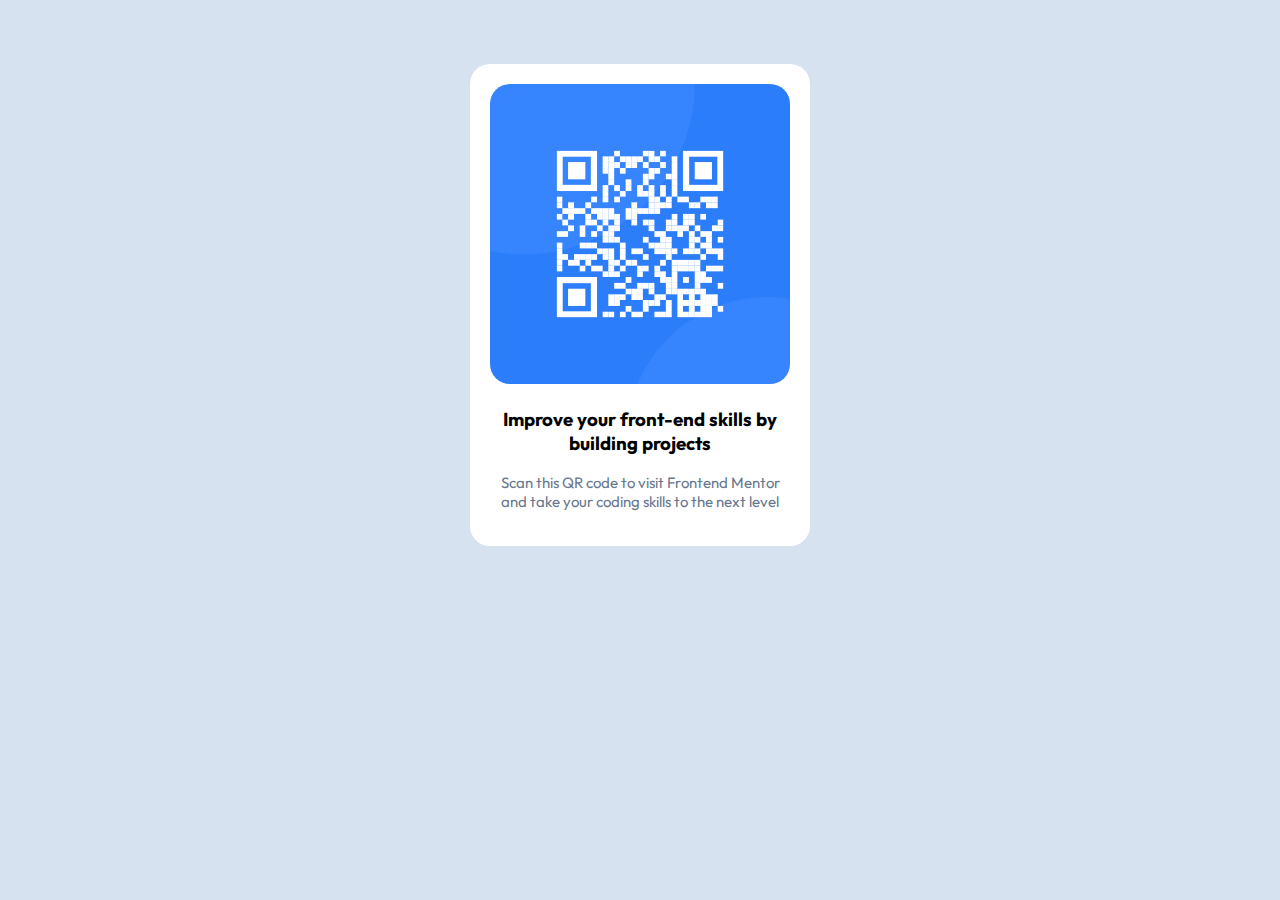
<file: proyectoQR/index.html>
<!DOCTYPE html>
<html lang="es">
<head>
    <meta charset="UTF-8">
    <meta name="viewport" content="width=device-width, initial-scale=1.0">
    <link rel="stylesheet" href="./css/styles.css">
    <link rel="preconnect" href="https://fonts.googleapis.com">
    <link rel="preconnect" href="https://fonts.gstatic.com" crossorigin>
    <link href="https://fonts.googleapis.com/css2?family=Outfit:wght@100..900&display=swap" rel="stylesheet">

    <title>Tarjeta QR</title>
</head>
<body>
    <div id="container">
        <img class="img" src="../qr-code-component-main/images/image-qr-code.png" alt="QR">

        <h3 id="titulo">Improve your front-end skills by building projects</h3>
        <p id="parrafo">Scan this QR code to visit Frontend Mentor and take your coding skills to the next level</p>
    </div>
    
</body>
</html>
</file>
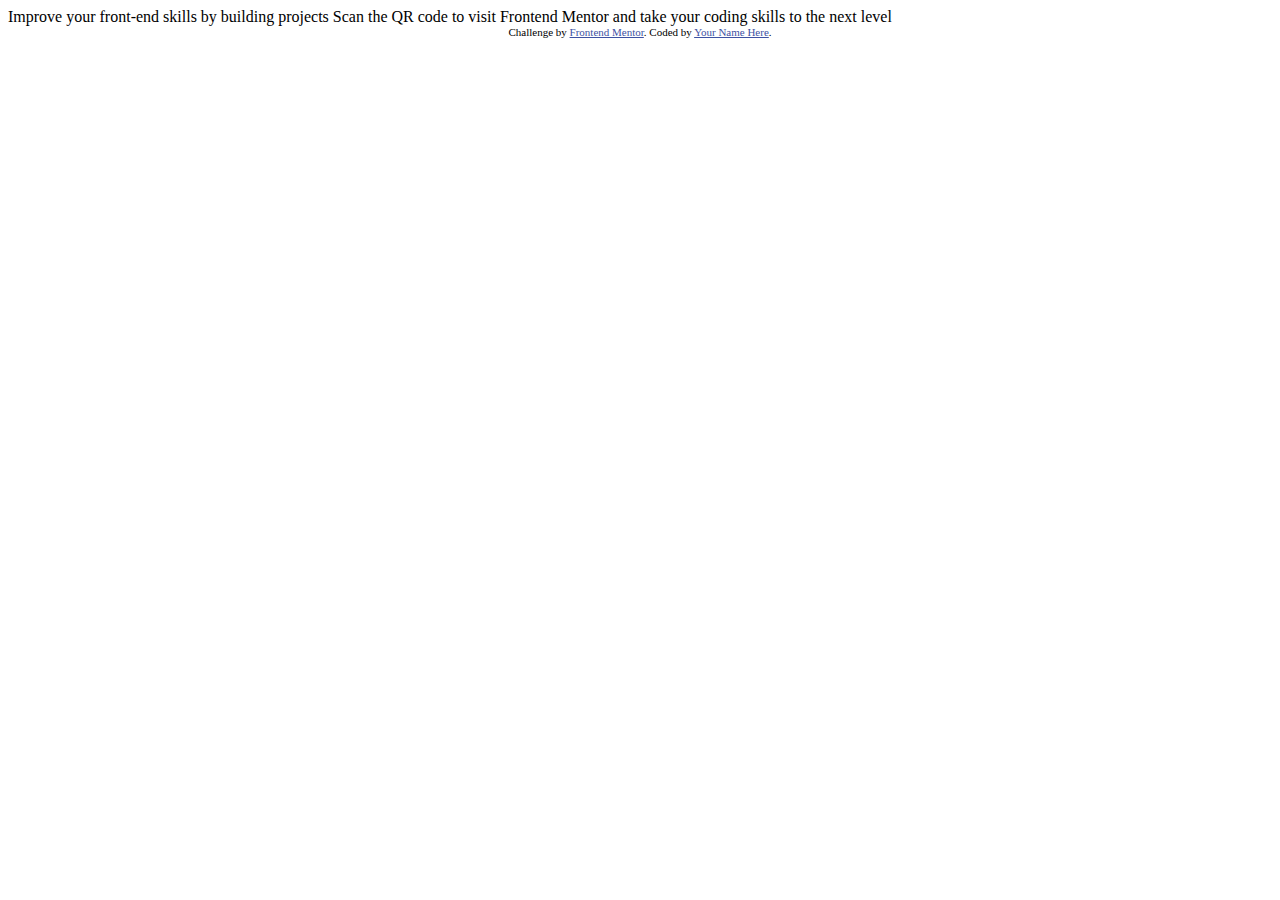
<file: qr-code-component-main/index.html>
<!DOCTYPE html>
<html lang="en">
<head>
  <meta charset="UTF-8">
  <meta name="viewport" content="width=device-width, initial-scale=1.0"> <!-- displays site properly based on user's device -->

  <link rel="icon" type="image/png" sizes="32x32" href="./images/favicon-32x32.png">
  
  <title>Frontend Mentor | QR code component</title>

  <!-- Feel free to remove these styles or customise in your own stylesheet 👍 -->
  <style>
    .attribution { font-size: 11px; text-align: center; }
    .attribution a { color: hsl(228, 45%, 44%); }
  </style>
</head>
<body>

  Improve your front-end skills by building projects

  Scan the QR code to visit Frontend Mentor and take your coding skills to the next level
  
  <div class="attribution">
    Challenge by <a href="https://www.frontendmentor.io?ref=challenge" target="_blank">Frontend Mentor</a>. 
    Coded by <a href="#">Your Name Here</a>.
  </div>
</body>
</html>
</file>
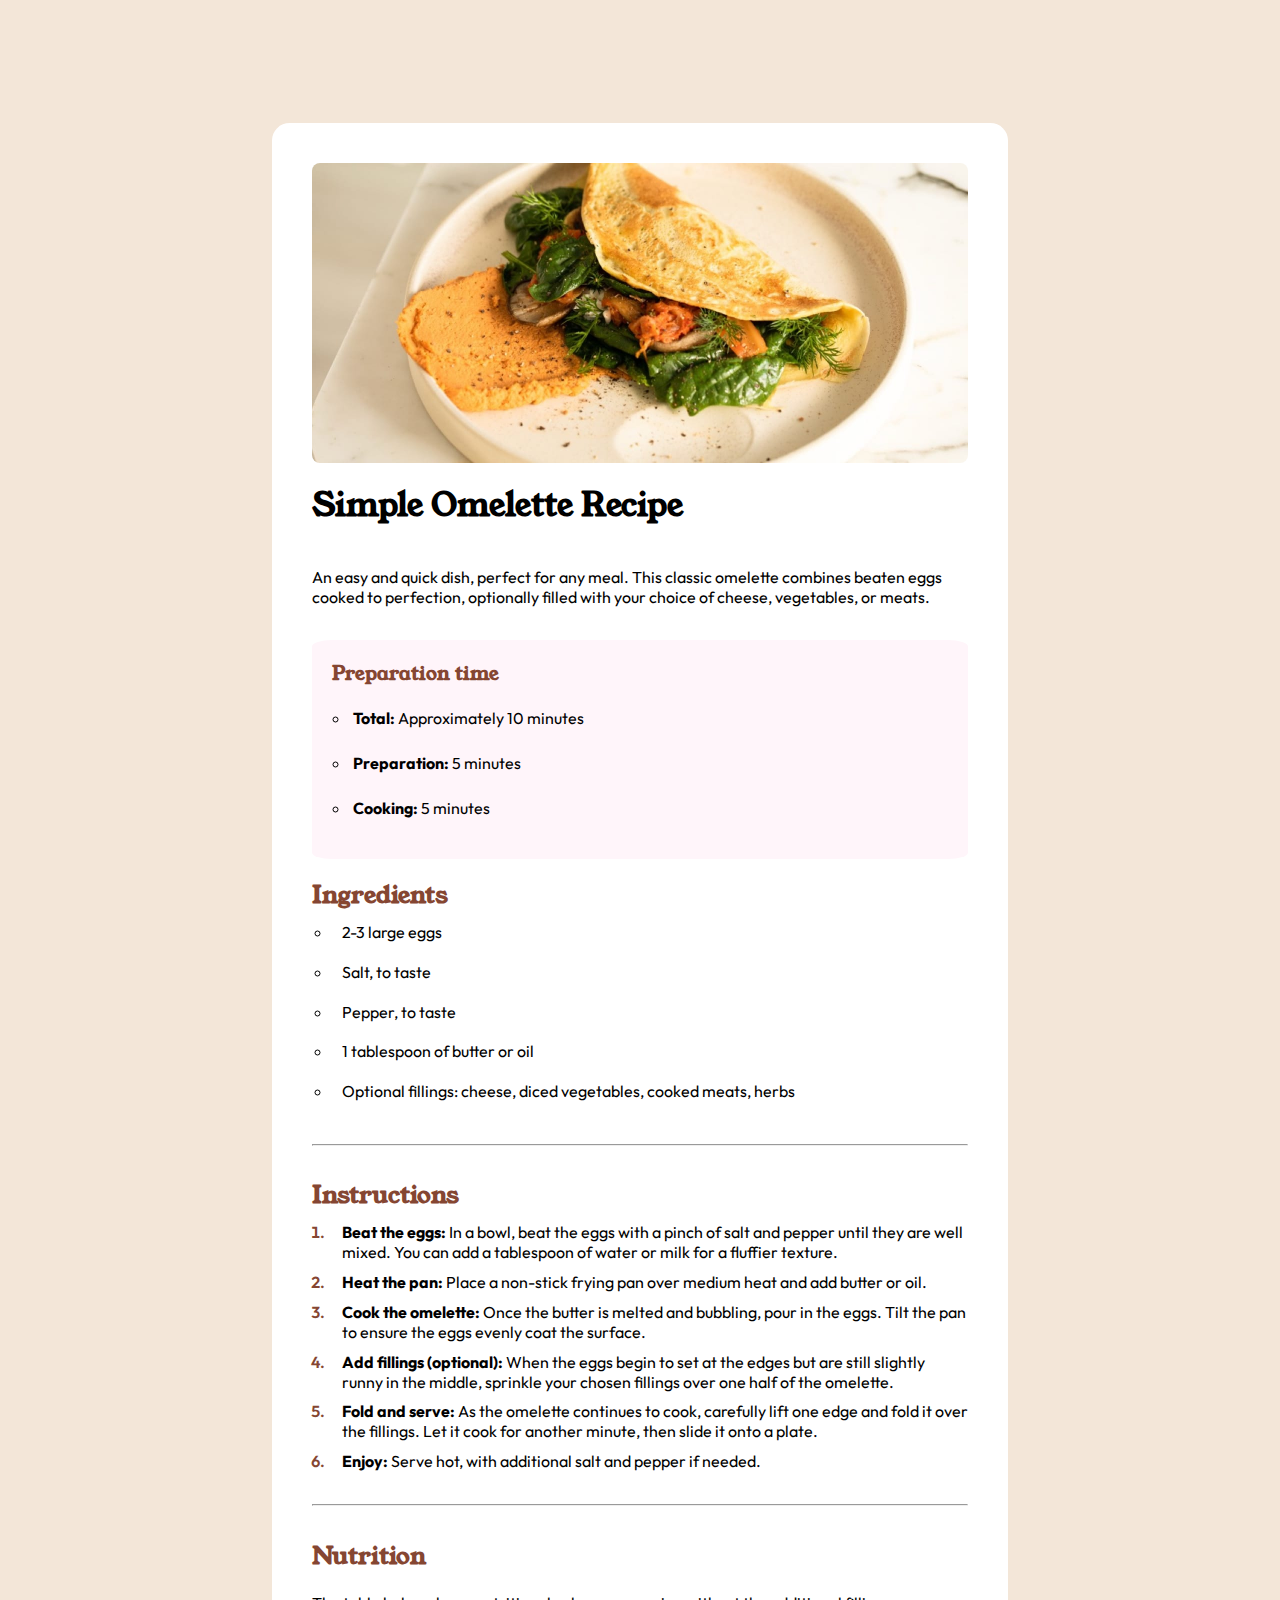
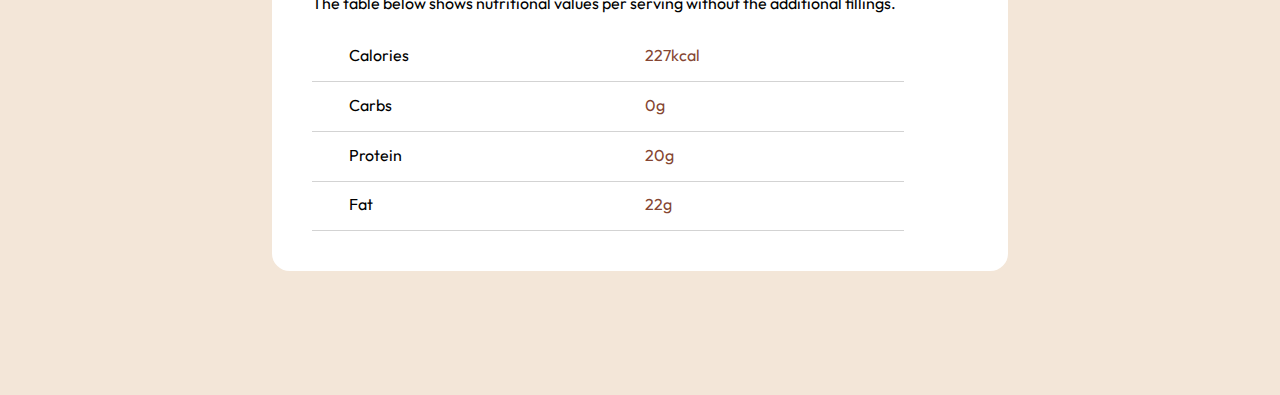
<file: recipe-page-main/index.html>
<!DOCTYPE html>
<html lang="en">
<head>
  <meta charset="UTF-8">
  <meta name="viewport" content="width=device-width, initial-scale=1.0"> <!-- displays site properly based on user's device -->

  <link rel="icon" type="image/png" sizes="32x32" href="./assets/images/favicon-32x32.png">
  <link rel="stylesheet" href="./css/styles.css">
  <link rel="preconnect" href="https://fonts.googleapis.com">
  <link rel="preconnect" href="https://fonts.gstatic.com" crossorigin>
  <link href="https://fonts.googleapis.com/css2?family=Young+Serif&display=swap" rel="stylesheet">

  <link rel="preconnect" href="https://fonts.googleapis.com">
  <link rel="preconnect" href="https://fonts.gstatic.com" crossorigin>
  <link href="https://fonts.googleapis.com/css2?family=Outfit:wght@100..900&display=swap" rel="stylesheet">
  <title>Frontend Mentor | Recipe page</title>

</head>
<body>

    <main class="container">
      <img src="./assets//images/image-omelette.jpeg" alt="Omelette">
      <h1 class="title">Simple Omelette Recipe</h1>
      <p class="description">An easy and quick dish, perfect for any meal. This classic omelette combines beaten eggs cooked 
        to perfection, optionally filled with your choice of cheese, vegetables, or meats.</p>

    <div id="preparation">
      <h3 class="title-preparation">Preparation time</h3>
      <ul>
        <li><strong>Total:</strong> Approximately 10 minutes</li>
        <li><strong>Preparation:</strong> 5 minutes</li>
        <li><strong>Cooking:</strong> 5 minutes</li>
      </ul>
    </div>

    <div id="ingredients">
      <h2 class="title-ingredients">Ingredients</h2>
      <ul>
        <li>2-3 large eggs</li>
        <li>Salt, to taste</li>
        <li>Pepper, to taste</li>
        <li>1 tablespoon of butter or oil</li>
        <li>Optional fillings: cheese, diced vegetables, cooked meats, herbs</li>
      </ul>
    </div>

    <hr>

    <div id="instructions">
      <h2 class="title-instructions">Instructions</h2>

      <ol>
        <li><strong>Beat the eggs:</strong> In a bowl, beat the eggs with a pinch of salt and pepper until they are well mixed. You can add a tablespoon of water or milk for a fluffier texture.</li>
        <li><strong>Heat the pan:</strong> Place a non-stick frying pan over medium heat and add butter or oil.</li>
        <li><strong>Cook the omelette:</strong> Once the butter is melted and bubbling, pour in the eggs. Tilt the pan to ensure the eggs evenly coat the surface.</li>
        <li><strong>Add fillings (optional):</strong> When the eggs begin to set at the edges but are still slightly runny in the middle, sprinkle your chosen fillings over one half of the omelette.</li>
        <li><strong>Fold and serve:</strong> As the omelette continues to cook, carefully lift one edge and fold it over the fillings. Let it cook for another minute, then slide it onto a plate.</li>
        <li><strong>Enjoy:</strong> Serve hot, with additional salt and pepper if needed.</li>
      </ol>
    </div>

    <hr>

    <div id="nutrition">
      <h2 class="title-nutrition">Nutrition</h2>
      <p class="parrafo-nutrition">The table below shows nutritional values per serving without the additional fillings.</p>
    </div>

    <table>
      <tbody>
        <tr>
          <td class="info">Calories</td>
          <td class="data">227kcal</td>
        </tr>
        <tr>
          <td class="info">Carbs</td>
          <td class="data">0g</td>
        </tr>
        <tr>
          <td class="info">Protein</td>
          <td class="data">20g</td>
        </tr>
        <tr>
          <td class="info">Fat</td>
          <td class="data">22g</td>
        </tr>
      </tbody>
    </table>
    

    </main>
</body>
</html>
</file>
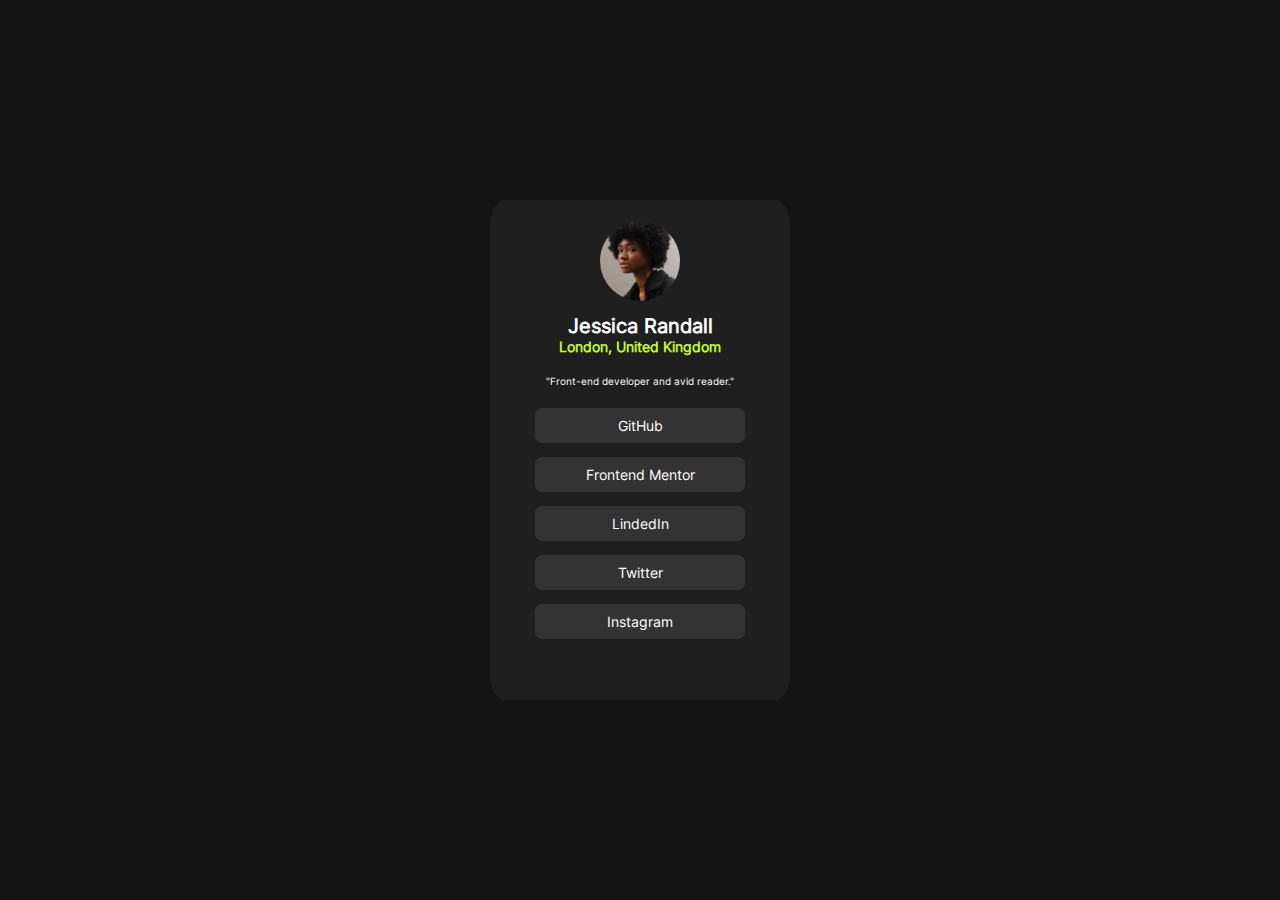
<file: redesSociales/social-links-profile-main/index.html>
<!DOCTYPE html>
<html lang="es">
<head>
  <meta charset="UTF-8">
  <meta name="viewport" content="width=device-width, initial-scale=1.0"> <!-- displays site properly based on user's device -->

  <link rel="icon" type="image/png" sizes="32x32" href="./assets/images/favicon-32x32.png">
  <link rel="stylesheet" href="./css/styles.css">
  <title>Frontend Mentor | Social links profile</title>

</head>
<body>
  <div id="container">

    <div id="info-jessica">
      <img src="./assets/images/avatar-jessica.jpeg" alt="Jessica Randall" id="image">
      <h1 class="name">Jessica Randall</h1>
      <p class="adress">London, United Kingdom</p>
      <p id="about">"Front-end developer and avid reader."</p>
  </div>
  <div id="social">
    <ul>
      <li>GitHub</li>
      <li>Frontend Mentor</li>
      <li>LindedIn</li>
      <li>Twitter</li>
      <li>Instagram</li>
    </ul>
  </div>

  </div>

  
</body>
</html>
</file>
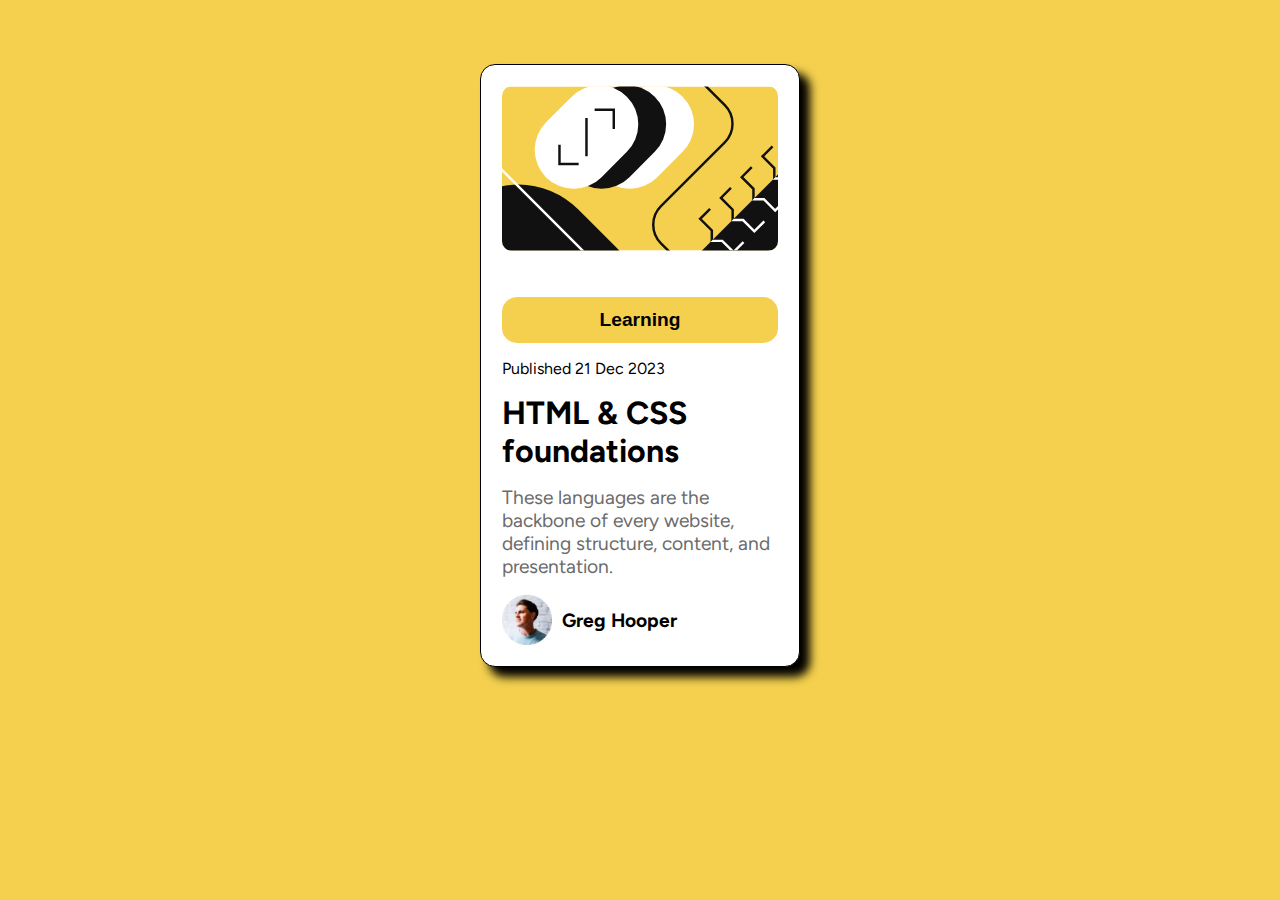
<file: tarjetaVistaPrevia/blog-preview-card-main/index.html>
<!DOCTYPE html>
<html lang="es">
<head>
  <meta charset="UTF-8">
  <meta name="viewport" content="width=device-width, initial-scale=1.0"> <!-- displays site properly based on user's device -->

  <link rel="icon" type="image/png" sizes="32x32" href="./assets/images/favicon-32x32.png">
  <link rel="stylesheet" href="./css/styles.css">
  <link rel="preconnect" href="https://fonts.googleapis.com">
  <link rel="preconnect" href="https://fonts.gstatic.com" crossorigin>
  <link href="https://fonts.googleapis.com/css2?family=Figtree:ital,wght@0,300..900;1,300..900&display=swap" rel="stylesheet">
  
  <title>Frontend Mentor | Blog preview card</title>
</head>
<body>
  <main id="card">

  <div id="container">
      <img src="./assets/images/illustration-article.svg" alt="Illustraton">
      <button>Learning</button>
      <p class="date">Published 21 Dec 2023</p>

      <h1 class="title">HTML & CSS foundations</h1>
      <p class="description">These languages are the backbone of every website, defining structure, content, and presentation.</p>

      <div id="firma">
        <img src="./assets/images/image-avatar.webp" alt="Avatar">
        <h3>Greg Hooper</h3>
      </div>
    </div>
    </main>
</body>
</html>
</file>
<file: proyectoQR/css/styles.css>
body {
    background-color: hsl(212, 45%, 89%);
    box-sizing: border-box;
    margin: 0;
    display: flex;
    flex-direction: column;
    justify-items: center;
    align-items: center;
}

#container {
    margin-top: 5%;
    background-color: hsl(0, 0%, 100%);
    border-radius: 20px;
    padding: 20px;
    width: 300px;
}

.img {
    width: 300px;
    border-radius: 20px;
}

#parrafo, #titulo {
    font-family: "Outfit", sans-serif;
    text-align: center;
}

#titulo {
    font-weight: 700;
}

#parrafo {
    font-weight: 400;
    font-size: 15px;
    color: hsl(216, 15%, 48%);
}
</file>
<file: recipe-page-main/css/styles.css>
* {
    box-sizing: border-box;
    margin: 0;
    padding: 0;
}

body {
    background-color: hsl(30, 54%, 90%);
    display: flex;
    flex-direction: column;
    justify-content: center;
    align-items: center;
    min-height: 100svh;

}

.container {
    background-color: hsl(0, 0%, 100%);
    width: 46rem;
    margin: 7.7rem 22rem;
    border-radius: 1.1rem;
    padding: 2.5rem;

}

img { 
    width: 100%;
    display: block;
    border-radius: 0.5rem;
}

.title {
    font-family: "Young Serif", sans-serif;
    padding-top: 3%;
}

.description {
    font-family: "Outfit", sans-serif;
    padding-top: 3%;
    font-size: 16px;
}

#preparation {
    background-color: hsl(330, 100%, 98%);
    margin-top: 5%;
    padding: 3%;
    font-family: "Young Serif", sans-serif;
    border-radius: 3%;
}


.title-preparation {
    color: hsl(14, 45%, 36%);
}
#preparation ul li {
    list-style: circle;
    font-family: "Outfit", sans-serif;
    padding: 0.5%;
    margin: 3%;
}

.title-ingredients {
    font-family: "Young Serif", sans-serif;
    margin-top: 3%;
    color: hsl(14, 45%, 36%);
}

#ingredients ul li {
    list-style: circle;
    font-family: "Outfit", sans-serif;
    padding: 1.5%;
    margin-left: 3%;
}

hr {
    margin: 5% 0 5% 0;
}

.title-instructions {
    font-family: "Young Serif", sans-serif;
    margin-top: 3%;
    color: hsl(14, 45%, 36%);
}

ol li {
    font-family: "Outfit", sans-serif;
    margin: 1.5% 0 1.5% 2.5%;
}

ol li::marker {
    color: hsl(14, 45%, 36%);
    font-weight: 600;
}

#instructions ol li {
    padding-left: 2%; 
}

.title-nutrition {
    font-family: "Young Serif", sans-serif;
    margin-top: 3%;
    color: hsl(14, 45%, 36%);
}

p {
    font-family: "Outfit", sans-serif;
    font-size: 16px;
    margin-top: 3%;
    margin-bottom: 3%;
}

.data {
    font-family: "Outfit", sans-serif;
    font-size: 16px;
    color: hsl(14, 45%, 36%);
    font-weight: 400;
}

.info {
    font-family: "Outfit", sans-serif;
    font-size: 16px;
}


table {
    table-layout: fixed;
    width: 37rem;
    border-collapse: collapse;
}

table td {
    text-indent: 2.3rem;
    border-bottom: 1px solid lightgray;
    padding: 0.8rem 0 1rem 0;
}

    @media only screen and (max-width: 600px) {
        .container {
            width: 90%;
            margin: 1rem auto;
            padding: 1rem;
        }
    
        img {
            width: 100%;
            border-radius: 0.3rem;
        }
    
        .title, .description, .title-preparation, .title-ingredients, .title-instructions, .title-nutrition {
            padding-top: 1rem;
            margin: 0;
            font-size: 1rem;
        }

        #nutrition {
            margin-left: 3%;
        }
    
        .description, p {
            font-size: 14px;
        }
    
        #preparation, #ingredients, #instructions {
            padding: 1rem;
            margin-top: 2rem;
        }
    
        #preparation ul li, #ingredients ul li {
            padding: 0.5rem;
            font-size: 14px;
        }
    
        ol li {
            font-size: 14px;
            margin-left: 1rem;
        }
    
        table {
            width: 100%;
            font-size: 14px;
            margin-left: 3%;
        }
    
        table td {
            text-indent: 0;
            padding: 0.5rem 0;
        }
    }
</file>
<file: redesSociales/social-links-profile-main/css/styles.css>
* {
    box-sizing: border-box;
    margin: 0;
    padding: 0;
}

@font-face {
    font-family: "Inter";
    src: url(../assets/fonts/static/Inter-Regular.ttf);
}

html, body {
    height: 100%;
    display: flex;
    justify-content: center;
    align-items: center;
    background-color: hsl(0, 0%, 8%);
    font-size: 14px;
    font-family: 'Inter';
    color: hsl(0, 0%, 100%);
}

#container {
    display: flex;
    flex-direction: column;
    align-items: center;
    justify-content: center;
    background-color: hsl(0, 0%, 12%);
    border-radius: 5%;
    width: 300px;
    height: 500px;
}

img {
    position: relative;
    border-radius: 50%;
    width: 80px;
    top: -30%;
}

div #info-jessica {
    display: flex;
    flex-direction: column;
    align-items: center;
}

.name {
    position: relative;
    top: -20%;
    font-size: 20px;
}

.adress {
    color: hsl(75, 94%, 57%);
    position: relative;
    top: -20%;
    font-weight: 600;
    font-size: 14px;

}

#about {
    font-size: 10px;
    position: relative;
    top: -5%;
}

#social ul {
    list-style: none;
    display: flex;
    flex-direction: column;
    align-items: center;
    gap: 1rem; /* Ajusta este valor según el espacio que quieras entre los <li> */
    padding: 0;
    margin-top: 1rem;
}

#social ul li {
    background-color: hsl(0, 0%, 20%);
    border-radius: 0.5rem;
    text-align: center;
    font-weight: 400;
    width: 15rem;
    height: 2.5rem;
    display: flex; /* Para centrar el texto dentro de cada <li> */
    justify-content: center;
    align-items: center;
}

li {
    width: 15rem;
    height: 2.5rem;
}

li:hover {
    cursor: pointer;
    opacity: 60%;
}
</file>
<file: tarjetaVistaPrevia/blog-preview-card-main/css/styles.css>
* {
    box-sizing: border-box;
    margin: 0;
}

#card {
    width: 25%;
    height: 70%;
    margin-top: 5%;
}

body {
    background-color: hsl(47, 88%, 63%);
    display: flex;
    flex-direction: column;
    justify-content: center; /* Centra horizontalmente */
    align-items: center;    /* Centra verticalmente */
    font-family: "Figtree", sans-serif;
    font-size: 16px;
}

#container {
    background-color: hsl(0, 0%, 100%);
    display: flex;
    flex-direction: column;
    padding: 1.3rem;
    border: 1px solid black;
    border-radius: 15px;
    box-shadow: 0.6rem 0.6rem 0.6rem black;
    gap: 1rem;
}

#container img {
    display: flex;
    align-items: center;
    border-radius: 10px;
    justify-content: center;
}

button {
    background-color: hsl(47, 88%, 63%);
    border-style: none;
    border-radius: 15px;
    margin: 30px 0 0 0;
    width: 30%;
    height: 12%;
    font-weight: 800;
}

button:hover {
    background-color: hsl(47, 92%, 31%);
    cursor: pointer;
}

.description {
    color: hsl(0, 0%, 42%);
}

#firma {
    display: flex;
    flex-direction: row;
}

#firma img {
    width: 50px;
}

#firma h3 {
    font-size: 16px;
    margin-left: 10px;
    margin-top: 15px;
}

@media (min-width: 768px) {
    #card {
        max-width: 600px;
    }

    button {
        width: auto;
        padding: 0.75rem 1.5rem;
        font-size: 1.2rem;
    }

    .description {
        font-size: 1.2rem;
    }

    #firma h3 {
        font-size: 1.2rem;
    }
}
</file>
